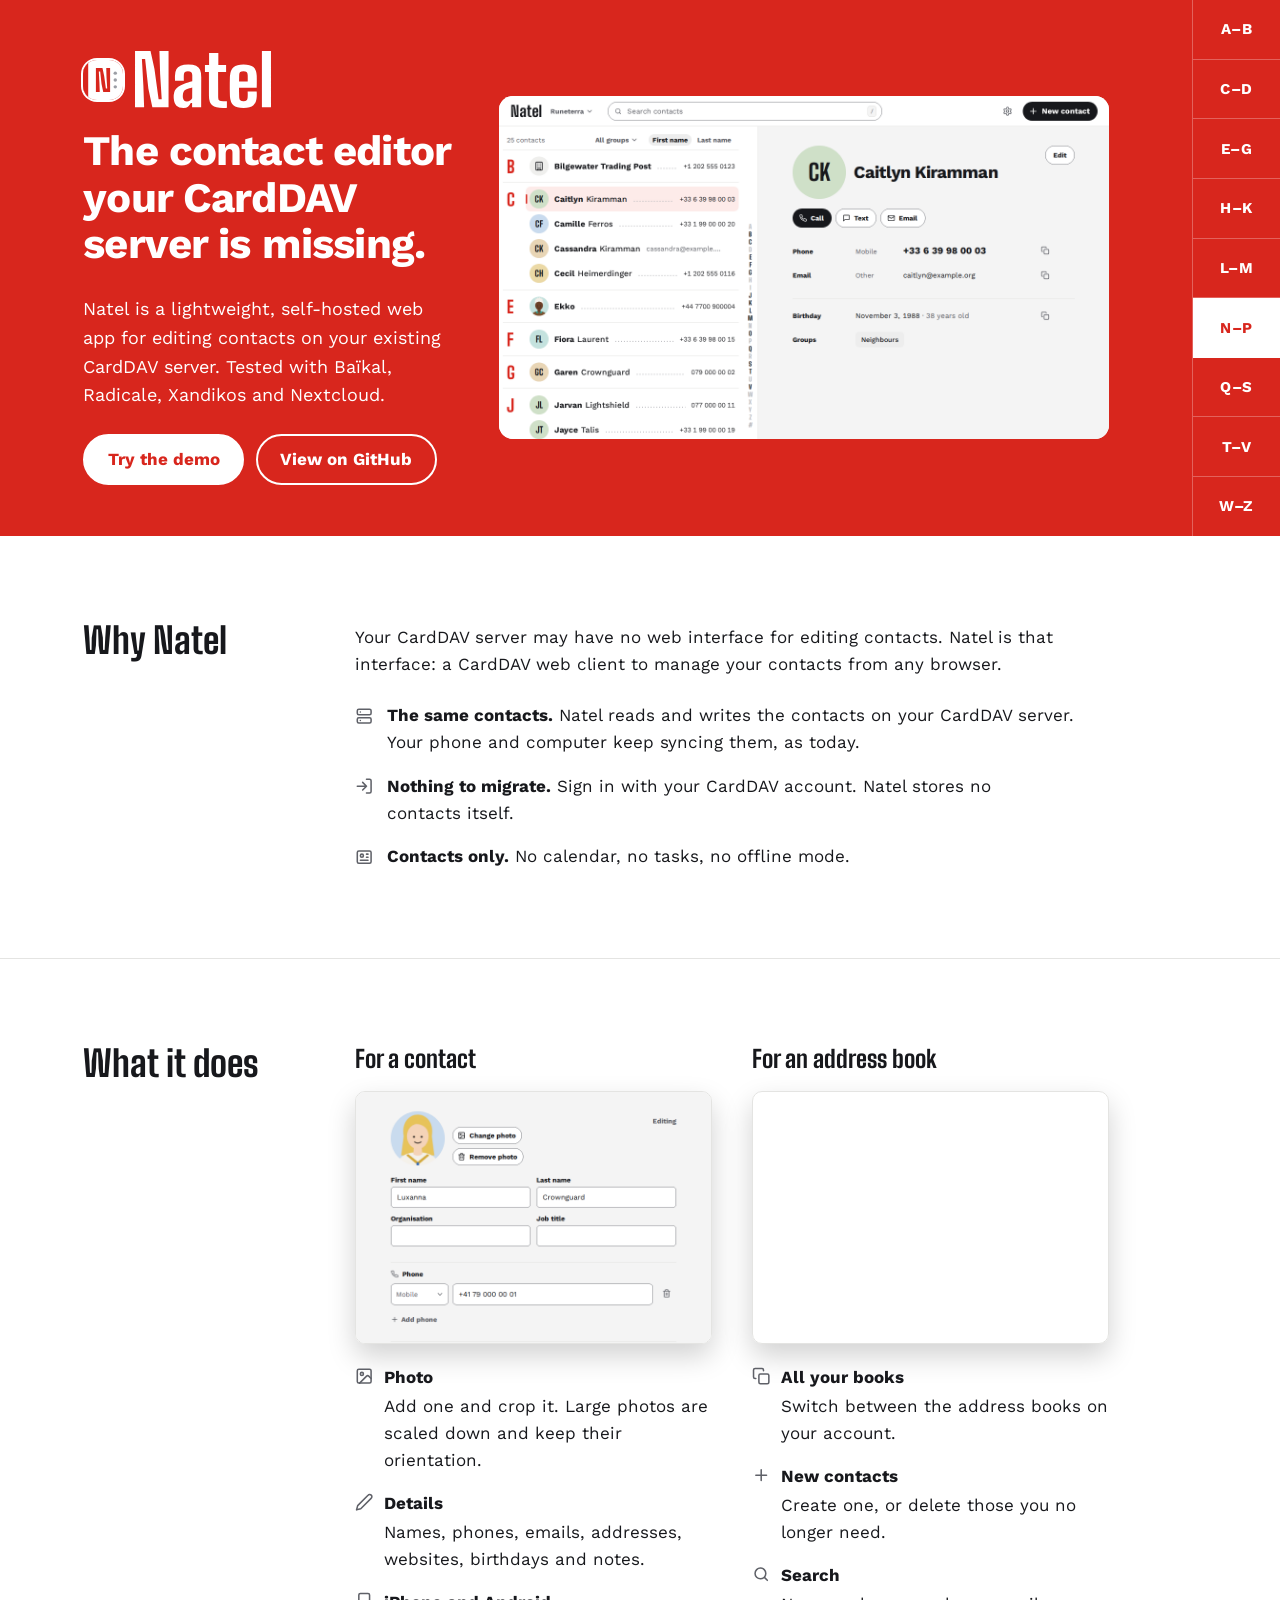
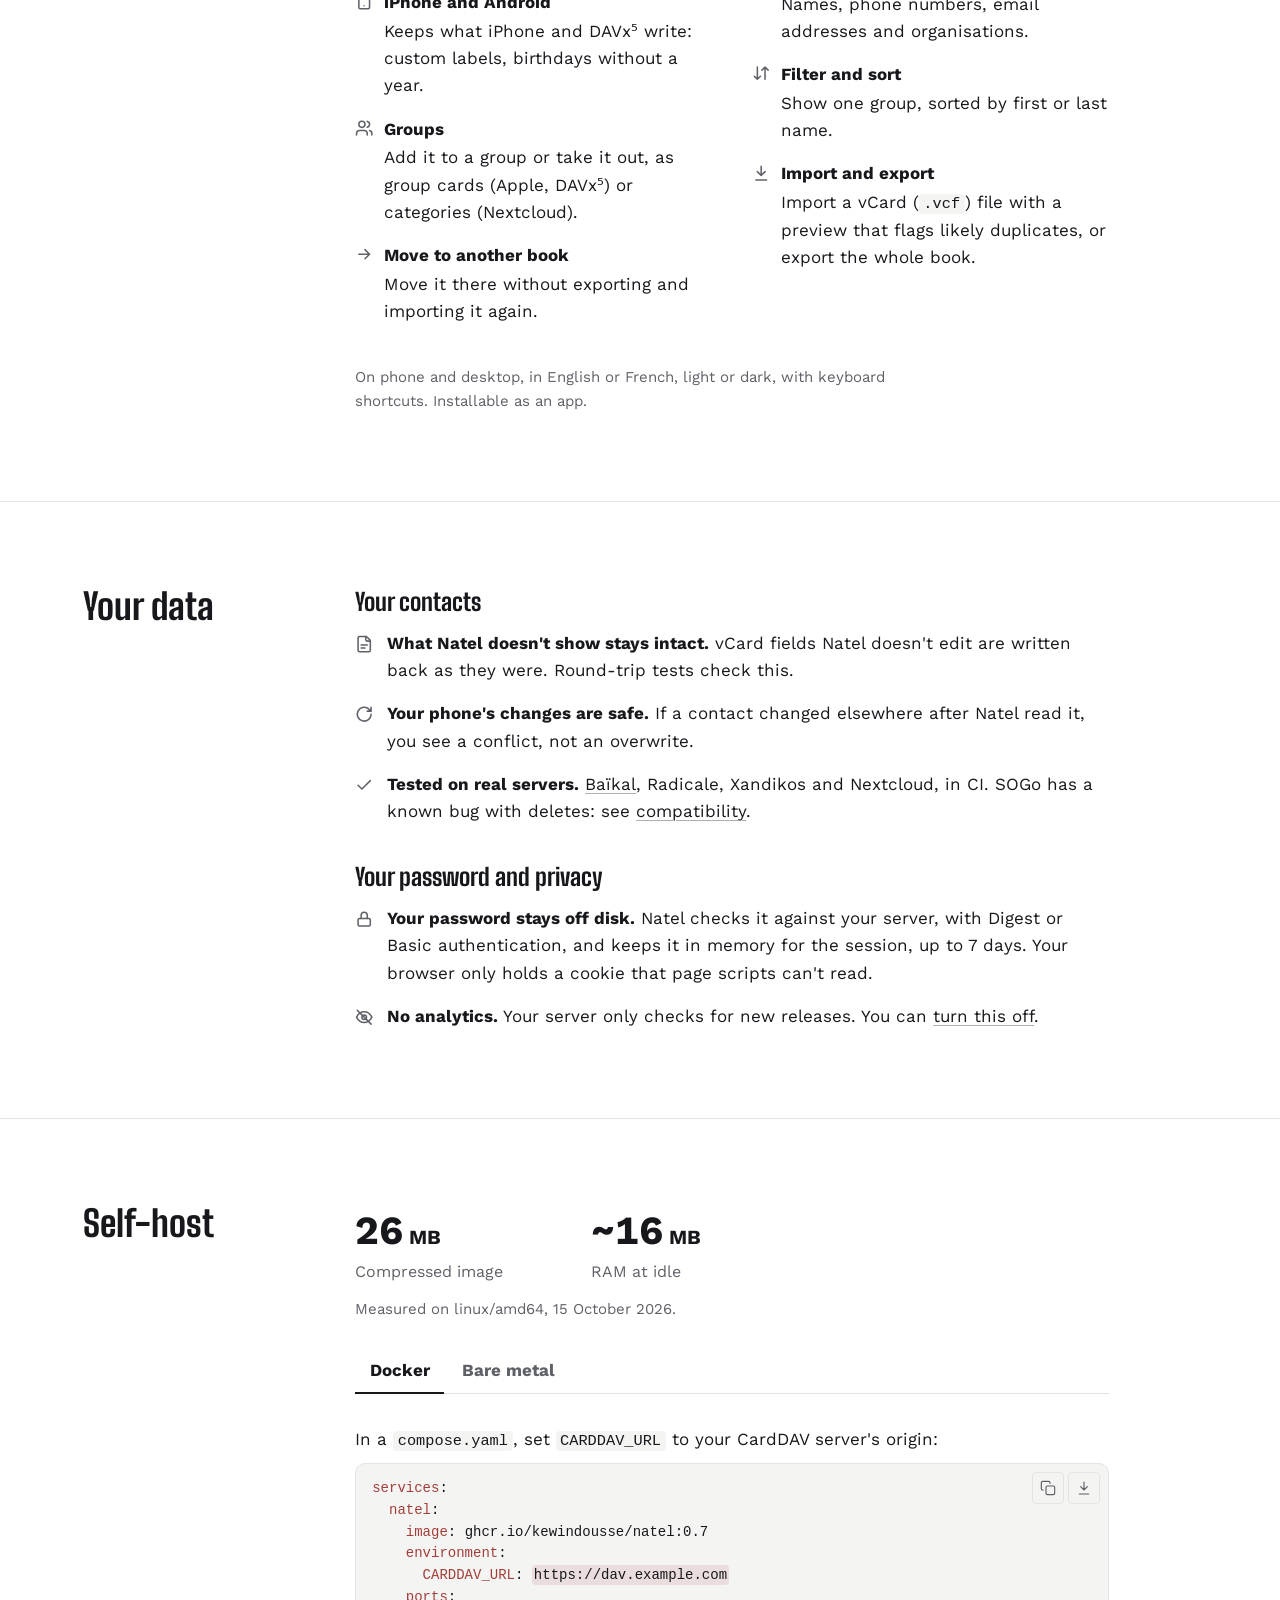
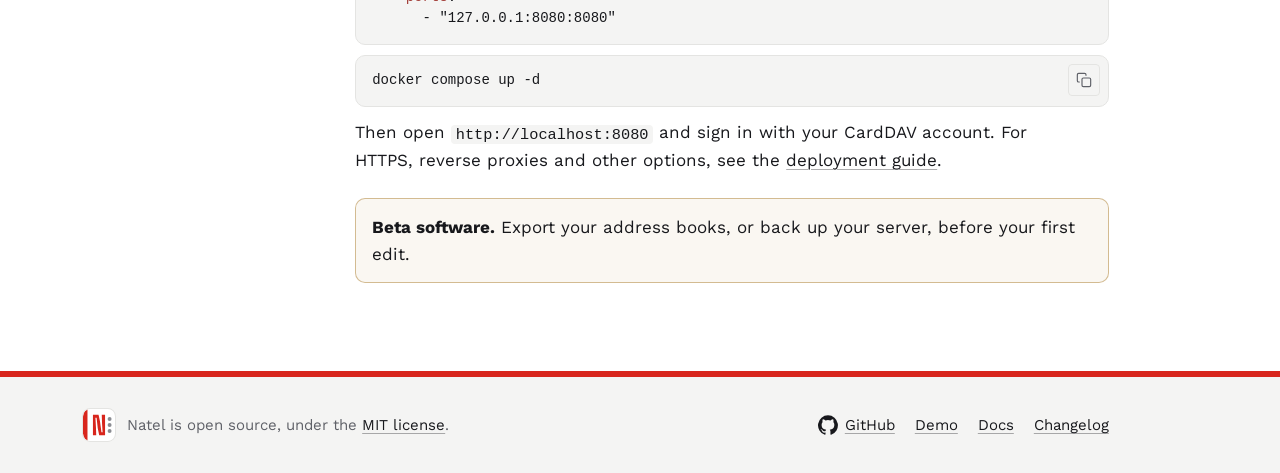
<file: index.html>
<!doctype html>
<html lang="en" prefix="og: https://ogp.me/ns#">
<head>
  <meta charset="utf-8">
  <meta name="viewport" content="width=device-width, initial-scale=1">
  <!-- Search titles identify the product category; the homepage H1 states its value.
       Give additional pages titles and descriptions specific to their topic. -->
  <title>Natel: self-hosted CardDAV web contact editor</title>
  <meta name="description" content="Natel is a lightweight, self-hosted web app for editing contacts on your existing CardDAV server. Tested with Baïkal, Radicale, Xandikos and Nextcloud.">
  <meta http-equiv="Content-Security-Policy" content="default-src 'self'; object-src 'none'; base-uri 'none'; form-action 'none'">
  <meta name="color-scheme" content="light dark">
  <meta name="theme-color" content="#D8261D" media="(prefers-color-scheme: light)">
  <meta name="theme-color" content="#A11F18" media="(prefers-color-scheme: dark)">
  <!-- Each published page needs its own canonical and matching og:url. -->
  <link rel="canonical" href="https://natel.app/">
  <link rel="describedby" href="/llms.txt" type="text/plain">
  <link rel="icon" href="/favicon.ico" sizes="48x48">
  <link rel="icon" href="/favicon.svg" type="image/svg+xml">
  <link rel="apple-touch-icon" href="/apple-touch-icon.png">
  <link rel="preload" href="assets/fonts/work-sans-latin-wght-normal.woff2" as="font" type="font/woff2" crossorigin>
  <!-- A content hash keeps cached styles aligned with this page. -->
  <link rel="stylesheet" href="assets/style.css?v=9414e103942f">
  <script src="assets/tabs.js?v=3e4f7ae360ea" defer></script>

  <!-- Homepage previews use the slogan as the hook and the lead as a factual summary. -->
  <meta property="og:type" content="website">
  <meta property="og:url" content="https://natel.app/">
  <meta property="og:site_name" content="Natel">
  <meta property="og:title" content="Natel: the contact editor your CardDAV server is missing.">
  <meta property="og:description" content="Natel is a lightweight, self-hosted web app for editing contacts on your existing CardDAV server. Tested with Baïkal, Radicale, Xandikos and Nextcloud.">
  <meta property="og:image" content="https://natel.app/assets/img/og-image-en.png">
  <meta property="og:image:type" content="image/png">
  <meta property="og:image:width" content="1200">
  <meta property="og:image:height" content="630">
  <!-- Image alternatives describe the artwork, including the wording it carries. -->
  <meta property="og:image:alt" content="Natel wordmark and the slogan “The contact editor your CardDAV server is missing.” beside a screenshot of the contact list and a contact’s page.">
  <meta name="twitter:card" content="summary_large_image">
  <meta name="twitter:title" content="Natel: the contact editor your CardDAV server is missing.">
  <meta name="twitter:description" content="Natel is a lightweight, self-hosted web app for editing contacts on your existing CardDAV server. Tested with Baïkal, Radicale, Xandikos and Nextcloud.">
  <meta name="twitter:image" content="https://natel.app/assets/img/og-image-en.png">
  <meta name="twitter:image:alt" content="Natel wordmark and the slogan “The contact editor your CardDAV server is missing.” beside a screenshot of the contact list and a contact’s page.">
<!-- Stable IDs connect the English page and website to the bilingual app. -->
<script type="application/ld+json">
{
  "@context": "https://schema.org",
  "@graph": [
    {
      "@type": "WebSite",
      "@id": "https://natel.app/#website",
      "name": "Natel",
      "url": "https://natel.app/",
      "inLanguage": "en",
      "about": { "@id": "https://natel.app/#application" }
    },
    {
      "@type": "WebPage",
      "@id": "https://natel.app/#webpage",
      "url": "https://natel.app/",
      "name": "Natel: self-hosted CardDAV web contact editor",
      "description": "Natel is a lightweight, self-hosted web app for editing contacts on your existing CardDAV server. Tested with Baïkal, Radicale, Xandikos and Nextcloud.",
      "inLanguage": "en",
      "isPartOf": { "@id": "https://natel.app/#website" },
      "mainEntity": { "@id": "https://natel.app/#application" },
      "image": "https://natel.app/assets/img/og-image-en.png"
    },
    {
      "@type": "WebApplication",
      "@id": "https://natel.app/#application",
      "name": "Natel",
      "url": "https://natel.app/",
      "description": "Natel is a lightweight, self-hosted web app for editing contacts on your existing CardDAV server. Tested with Baïkal, Radicale, Xandikos and Nextcloud.",
      "applicationCategory": "UtilitiesApplication",
      "softwareRequirements": "An existing CardDAV server and account.",
      "inLanguage": ["en", "fr"],
      "isAccessibleForFree": true,
      "license": "https://github.com/KewinDousse/natel/blob/main/LICENSE",
      "sameAs": "https://github.com/KewinDousse/natel",
      "image": "https://natel.app/assets/img/natel-mark.svg",
      "screenshot": "https://natel.app/assets/img/desktop-light.webp",
      "mainEntityOfPage": { "@id": "https://natel.app/#webpage" }
    }
  ]
}
</script>
</head>
<body>
  <a class="skip" href="#main">Skip to content</a>

  <header class="hero">
    <div class="wrap">
      <div class="hero-text">
        <div class="brand">
          <img class="mark" src="assets/img/natel-mark.svg" alt="" width="56" height="56">
          <p class="wordmark"><img src="assets/img/natel-wordmark-white.svg" alt="Natel" width="480" height="202"></p>
        </div>
        <!-- The slogan states the value; the lead defines Natel and its tested scope. -->
        <h1 class="headline">The contact editor your CardDAV server is missing.</h1>
        <p class="lede">
          Natel is a lightweight, self-hosted web app for editing contacts on your
          existing CardDAV server. Tested with Baïkal, Radicale, Xandikos and Nextcloud.
        </p>
        <div class="actions">
          <a class="button primary" href="https://demo.natel.app/contacts">Try the demo</a>
          <a class="button secondary" href="https://github.com/KewinDousse/natel">View on GitHub</a>
        </div>
      </div>
      <figure class="shots-figure">
        <div class="composition">
          <div class="window cropped">
            <picture>
              <source type="image/webp" sizes="(min-width: 90rem) 48rem, (min-width: 72rem) 44rem, (min-width: 48rem) calc(100vw - 10rem), 100vw" media="(prefers-color-scheme: dark)" srcset="assets/img/desktop-dark.webp 1280w, assets/img/desktop-dark@2x.webp 2560w">
              <source sizes="(min-width: 90rem) 48rem, (min-width: 72rem) 44rem, (min-width: 48rem) calc(100vw - 10rem), 100vw" media="(prefers-color-scheme: dark)" srcset="assets/img/desktop-dark.png 1280w, assets/img/desktop-dark@2x.png 2560w">
              <source type="image/webp" sizes="(min-width: 90rem) 48rem, (min-width: 72rem) 44rem, (min-width: 48rem) calc(100vw - 10rem), 100vw" srcset="assets/img/desktop-light.webp 1280w, assets/img/desktop-light@2x.webp 2560w">
              <img sizes="(min-width: 90rem) 48rem, (min-width: 72rem) 44rem, (min-width: 48rem) calc(100vw - 10rem), 100vw" fetchpriority="high" src="assets/img/desktop-light.png" srcset="assets/img/desktop-light.png 1280w, assets/img/desktop-light@2x.png 2560w" width="1280" height="900" alt="Natel on a desktop screen: the contact list grouped by letter on the left, with a phone number or email on each row, and Caitlyn Kiramman's page on the right, with Call, Text and Email buttons, her phone, email, birthday and group.">
            </picture>
          </div>
          <div class="phone">
            <picture>
              <source type="image/webp" sizes="(min-width: 90rem) 15rem, 12rem" media="(prefers-color-scheme: dark)" srcset="assets/img/mobile-dark.webp 390w, assets/img/mobile-dark@2x.webp 780w">
              <source sizes="(min-width: 90rem) 15rem, 12rem" media="(prefers-color-scheme: dark)" srcset="assets/img/mobile-dark.png 390w, assets/img/mobile-dark@2x.png 780w">
              <source type="image/webp" sizes="(min-width: 90rem) 15rem, 12rem" srcset="assets/img/mobile-light.webp 390w, assets/img/mobile-light@2x.webp 780w">
              <img sizes="(min-width: 90rem) 15rem, 12rem" loading="lazy" src="assets/img/mobile-light.png" srcset="assets/img/mobile-light.png 390w, assets/img/mobile-light@2x.png 780w" width="390" height="806" alt="The contact list on a phone: contacts grouped under red letters, each with a phone number or email address.">
            </picture>
          </div>
        </div>
      </figure>
    </div>
    <ul class="tabs" aria-hidden="true">
      <li>A–B</li><li>C–D</li><li>E–G</li><li>H–K</li><li>L–M</li><li class="on">N–P</li><li>Q–S</li><li>T–V</li><li>W–Z</li>
    </ul>
  </header>

  <main id="main">

    <section id="why" aria-labelledby="why-title">
      <div class="wrap">
        <h2 id="why-title">Why Natel</h2>
        <div class="section-body">
          <!-- Uses the terms people search for: web interface, CardDAV client. -->
          <p>Your CardDAV server may have no web interface for editing contacts. Natel is that interface: a CardDAV web client to manage your contacts from any browser.</p>
          <ul class="trust">
            <li>
              <svg class="icon" viewBox="0 0 24 24" aria-hidden="true"><rect x="3" y="3" width="18" height="7" rx="2"/><rect x="3" y="14" width="18" height="7" rx="2"/><path d="M7 6.5h.01M7 17.5h.01"/></svg>
              <p><strong>The same contacts.</strong> Natel reads and writes the contacts on your CardDAV server. Your phone and computer keep syncing them, as today.</p>
            </li>
            <li>
              <svg class="icon" viewBox="0 0 24 24" aria-hidden="true"><path d="M15 3h4a2 2 0 0 1 2 2v14a2 2 0 0 1-2 2h-4M10 17l5-5-5-5M15 12H3"/></svg>
              <p><strong>Nothing to migrate.</strong> Sign in with your CardDAV account. Natel stores no contacts itself.</p>
            </li>
            <li>
              <svg class="icon" viewBox="0 0 24 24" aria-hidden="true"><rect x="3" y="4" width="18" height="16" rx="2"/><circle cx="9" cy="10" r="2"/><path d="M15 8h2M15 12h2M7 16h10"/></svg>
              <p><strong>Contacts only.</strong> No calendar, no tasks, no offline mode.</p>
            </li>
          </ul>
        </div>
      </div>
    </section>

    <section id="features" aria-labelledby="features-title">
      <div class="wrap">
        <h2 id="features-title">What it does</h2>
        <div class="section-body">
          <div class="duo">
            <div class="half">
              <h3 class="group">For a contact</h3>
              <figure class="shot">
                <picture>
                  <source type="image/webp" sizes="(min-width: 48rem) 28rem, calc(100vw - 2rem)" media="(prefers-color-scheme: dark)" srcset="assets/img/edit-dark.webp 736w, assets/img/edit-dark@2x.webp 1472w">
                  <source sizes="(min-width: 48rem) 28rem, calc(100vw - 2rem)" media="(prefers-color-scheme: dark)" srcset="assets/img/edit-dark.png 736w, assets/img/edit-dark@2x.png 1472w">
                  <source type="image/webp" sizes="(min-width: 48rem) 28rem, calc(100vw - 2rem)" srcset="assets/img/edit-light.webp 736w, assets/img/edit-light@2x.webp 1472w">
                  <img sizes="(min-width: 48rem) 28rem, calc(100vw - 2rem)" loading="lazy" decoding="async" src="assets/img/edit-light.png" srcset="assets/img/edit-light.png 736w, assets/img/edit-light@2x.png 1472w" width="736" height="520" alt="Luxanna Crownguard's contact form: her photo with Change photo and Remove photo buttons, her first and last name, organisation and job title, and her mobile number with its type menu.">
                </picture>
              </figure>
              <dl class="feats">
                <div><dt><svg class="icon" viewBox="0 0 24 24" aria-hidden="true"><rect x="3" y="3" width="18" height="18" rx="2"/><circle cx="9" cy="9" r="2"/><path d="m21 15-3.09-3.09a2 2 0 0 0-2.82 0L6 21"/></svg>Photo</dt><dd>Add one and crop it. Large photos are scaled down and keep their orientation.</dd></div>
                <div><dt><svg class="icon" viewBox="0 0 24 24" aria-hidden="true"><path d="M17 3a2.85 2.83 0 1 1 4 4L7.5 20.5 2 22l1.5-5.5Z"/></svg>Details</dt><dd>Names, phones, emails, addresses, websites, birthdays and notes.</dd></div>
                <div><dt><svg class="icon" viewBox="0 0 24 24" aria-hidden="true"><rect x="5" y="2" width="14" height="20" rx="2"/><path d="M12 18h.01"/></svg>iPhone and Android</dt><dd>Keeps what iPhone and DAVx⁵ write: custom labels, birthdays without a year.</dd></div>
                <div><dt><svg class="icon" viewBox="0 0 24 24" aria-hidden="true"><path d="M16 21v-2a4 4 0 0 0-4-4H6a4 4 0 0 0-4 4v2"/><circle cx="9" cy="7" r="4"/><path d="M22 21v-2a4 4 0 0 0-3-3.87M16 3.13a4 4 0 0 1 0 7.75"/></svg>Groups</dt><dd>Add it to a group or take it out, as group cards (Apple, DAVx⁵) or categories (Nextcloud).</dd></div>
                <div><dt><svg class="icon" viewBox="0 0 24 24" aria-hidden="true"><path d="M5 12h14m-6-6 6 6-6 6"/></svg>Move to another book</dt><dd>Move it there without exporting and importing it again.</dd></div>
              </dl>
            </div>
            <div class="half">
              <h3 class="group">For an address book</h3>
              <figure class="shot">
                <picture>
                  <source type="image/webp" sizes="(min-width: 48rem) 28rem, calc(100vw - 2rem)" media="(prefers-color-scheme: dark)" srcset="assets/img/groups-dark.webp 736w, assets/img/groups-dark@2x.webp 1472w">
                  <source sizes="(min-width: 48rem) 28rem, calc(100vw - 2rem)" media="(prefers-color-scheme: dark)" srcset="assets/img/groups-dark.png 736w, assets/img/groups-dark@2x.png 1472w">
                  <source type="image/webp" sizes="(min-width: 48rem) 28rem, calc(100vw - 2rem)" srcset="assets/img/groups-light.webp 736w, assets/img/groups-light@2x.webp 1472w">
                  <img sizes="(min-width: 48rem) 28rem, calc(100vw - 2rem)" loading="lazy" decoding="async" src="assets/img/groups-light.png" srcset="assets/img/groups-light.png 736w, assets/img/groups-light@2x.png 1472w" width="736" height="520" alt="The contact list with its group menu open: All groups ticked, then Club, Family, Hextech, Hiking and Neighbours, each with its number of contacts.">
                </picture>
              </figure>
              <dl class="feats">
                <div><dt><svg class="icon" viewBox="0 0 24 24" aria-hidden="true"><rect x="9" y="9" width="13" height="13" rx="2"/><path d="M5 15H4a2 2 0 0 1-2-2V4a2 2 0 0 1 2-2h9a2 2 0 0 1 2 2v1"/></svg>All your books</dt><dd>Switch between the address books on your account.</dd></div>
                <div><dt><svg class="icon" viewBox="0 0 24 24" aria-hidden="true"><path d="M12 5v14M5 12h14"/></svg>New contacts</dt><dd>Create one, or delete those you no longer need.</dd></div>
                <div><dt><svg class="icon" viewBox="0 0 24 24" aria-hidden="true"><circle cx="11" cy="11" r="7"/><path d="m20 20-3.5-3.5"/></svg>Search</dt><dd>Names, phone numbers, email addresses and organisations.</dd></div>
                <div><dt><svg class="icon" viewBox="0 0 24 24" aria-hidden="true"><path d="m3 16 4 4 4-4M7 20V4m14 4-4-4-4 4m4-4v16"/></svg>Filter and sort</dt><dd>Show one group, sorted by first or last name.</dd></div>
                <div><dt><svg class="icon" viewBox="0 0 24 24" aria-hidden="true"><path d="M12 3v12m-5-5 5 5 5-5M5 21h14"/></svg>Import and export</dt><dd>Import a vCard (<code>.vcf</code>) file with a preview that flags likely duplicates, or export the whole book.</dd></div>
              </dl>
            </div>
          </div>
          <p class="note also">On phone and desktop, in English or French, light or dark, with keyboard shortcuts. Installable as an app.</p>
        </div>
      </div>
    </section>

    <section id="data" aria-labelledby="data-title">
      <div class="wrap">
        <h2 id="data-title">Your data</h2>
        <div class="section-body">
          <h3 class="group">Your contacts</h3>
          <ul class="trust">
            <li>
              <svg class="icon" viewBox="0 0 24 24" aria-hidden="true"><path d="M15 2H6a2 2 0 0 0-2 2v16a2 2 0 0 0 2 2h12a2 2 0 0 0 2-2V7Z"/><path d="M14 2v4a2 2 0 0 0 2 2h4M8 13h8M8 17h5"/></svg>
              <p><strong>What Natel doesn't show stays intact.</strong> vCard fields Natel doesn't edit are written back as they were. Round-trip tests check this.</p>
            </li>
            <li>
              <svg class="icon" viewBox="0 0 24 24" aria-hidden="true"><path d="M21 12a9 9 0 1 1-2.64-6.36L21 8M21 3v5h-5"/></svg>
              <p><strong>Your phone's changes are safe.</strong> If a contact changed elsewhere after Natel read it, you see a conflict, not an overwrite.</p>
            </li>
            <li>
              <svg class="icon" viewBox="0 0 24 24" aria-hidden="true"><path d="M20 6 9 17l-5-5"/></svg>
              <p><strong>Tested on real servers.</strong> <a href="/baikal/">Baïkal</a>, Radicale, Xandikos and Nextcloud, in CI. SOGo has a known bug with deletes: see <a href="https://github.com/KewinDousse/natel/blob/main/docs/compatibility.md">compatibility</a>.</p>
            </li>
          </ul>
          <h3 class="group">Your password and privacy</h3>
          <ul class="trust">
            <li>
              <svg class="icon" viewBox="0 0 24 24" aria-hidden="true"><rect x="4" y="11" width="16" height="10" rx="2"/><path d="M8 11V7a4 4 0 0 1 8 0v4"/></svg>
              <p><strong>Your password stays off disk.</strong> Natel checks it against your server, with Digest or Basic authentication, and keeps it in memory for the session, up to 7 days. Your browser only holds a cookie that page scripts can't read.</p>
            </li>
            <li>
              <svg class="icon" viewBox="0 0 24 24" aria-hidden="true"><path d="M2 12s3.5-7 10-7 10 7 10 7-3.5 7-10 7S2 12 2 12z"/><circle cx="12" cy="12" r="3"/><path d="m3 3 18 18"/></svg>
              <p><strong>No analytics.</strong> Your server only checks for new releases. You can <a href="https://github.com/KewinDousse/natel/blob/main/docs/deployment.md#update-checks">turn this off</a>.</p>
            </li>
          </ul>
        </div>
      </div>
    </section>

    <section id="run" aria-labelledby="run-title">
      <div class="wrap">
        <h2 id="run-title">Self-host</h2>
        <div class="section-body">
          <ul class="stats">
            <li>
              <strong>26<span class="stat-unit">&nbsp;MB</span></strong>
              <span class="stat-label">Compressed image</span>
            </li>
            <li>
              <strong>~16<span class="stat-unit">&nbsp;MB</span></strong>
              <span class="stat-label">RAM at idle</span>
            </li>
          </ul>
          <p class="note">Measured on linux/amd64, 15 October 2026.</p>

          <div class="install" data-tabs>
            <div class="tablist" data-tablist hidden></div>

            <div class="panel" id="docker" data-panel>
              <h3 class="panel-title">Docker</h3>
              <p id="carddav-url-hint">In a <code>compose.yaml</code>, set <code>CARDDAV_URL</code> to your CardDAV server's origin:</p>
              <div class="code-example" data-code-example data-filename="compose.yaml">
                <div class="code-actions" data-code-actions hidden>
                  <button class="code-action" type="button" data-copy-code aria-label="Copy compose.yaml" title="Copy compose.yaml">
                    <svg class="code-icon code-icon-copy" viewBox="0 0 24 24" aria-hidden="true"><rect x="9" y="9" width="13" height="13" rx="2"/><path d="M5 15H4a2 2 0 0 1-2-2V4a2 2 0 0 1 2-2h9a2 2 0 0 1 2 2v1"/></svg>
                    <svg class="code-icon code-icon-success" viewBox="0 0 24 24" aria-hidden="true"><path d="m5 12 4 4L19 6"/></svg>
                    <svg class="code-icon code-icon-error" viewBox="0 0 24 24" aria-hidden="true"><path d="m6 6 12 12M6 18 18 6"/></svg>
                  </button>
                  <button class="code-action" type="button" data-download-code aria-label="Download compose.yaml" title="Download compose.yaml">
                    <svg class="code-icon" viewBox="0 0 24 24" aria-hidden="true"><path d="M12 3v12m-5-5 5 5 5-5M5 21h14"/></svg>
                  </button>
                </div>
                <span class="visually-hidden" role="status" data-code-status></span>
<pre tabindex="0" aria-label="compose.yaml" aria-describedby="carddav-url-hint"><code><span class="yaml-key">services</span>:
  <span class="yaml-key">natel</span>:
    <span class="yaml-key">image</span>: <span class="yaml-string">ghcr.io/kewindousse/natel:0.7</span>
    <span class="yaml-key">environment</span>:
      <span class="yaml-key">CARDDAV_URL</span>: <mark class="code-placeholder">https://dav.example.com</mark>
    <span class="yaml-key">ports</span>:
      - <span class="yaml-string">"127.0.0.1:8080:8080"</span></code></pre>
              </div>
<div class="code-example" data-code-example>
                <div class="code-actions" data-code-actions hidden>
                  <button class="code-action" type="button" data-copy-code aria-label="Copy command" title="Copy command">
                    <svg class="code-icon code-icon-copy" viewBox="0 0 24 24" aria-hidden="true"><rect x="9" y="9" width="13" height="13" rx="2"/><path d="M5 15H4a2 2 0 0 1-2-2V4a2 2 0 0 1 2-2h9a2 2 0 0 1 2 2v1"/></svg>
                    <svg class="code-icon code-icon-success" viewBox="0 0 24 24" aria-hidden="true"><path d="m5 12 4 4L19 6"/></svg>
                    <svg class="code-icon code-icon-error" viewBox="0 0 24 24" aria-hidden="true"><path d="m6 6 12 12M6 18 18 6"/></svg>
                  </button>
                </div>
                <span class="visually-hidden" role="status" data-code-status></span>
<pre><code>docker compose up -d</code></pre>
              </div>
              <p>Then open <code>http://localhost:8080</code> and sign in with your CardDAV account. For HTTPS, reverse proxies and other options, see the <a href="https://github.com/KewinDousse/natel/blob/main/docs/deployment.md">deployment guide</a>.</p>
            </div>

            <div class="panel" id="bare-metal" data-panel>
              <h3 class="panel-title">Bare metal</h3>
              <p>
                You need
                <span class="technology"
                  ><img
                    src="assets/img/nodejs.svg"
                    alt=""
                    width="20"
                    height="22"
                  />Node 24</span
                >
                with pnpm,
                <span class="technology"
                  ><img
                    class="go-logo"
                    src="assets/img/go.svg"
                    alt=""
                    width="28"
                    height="11"
                  />Go 1.27</span
                >
                and
                <span class="technology"
                  ><img
                    src="assets/img/caddy.png"
                    alt=""
                    width="20"
                    height="20"
                  />Caddy 2.11.7</span
                >
                or later.
              </p>
              <ol class="plain-steps">
                <li>Check out a release tag, then run <code>pnpm build</code> for the app and <code>go build</code> for <code>natel-session</code>.</li>
                <li>Copy <code>dist/</code> into a folder of its own, never the repository, with the Caddyfile and <code>natel-session</code>.</li>
                <li>Run Caddy under <code>natel-session</code> in its systemd service, with <code>CARDDAV_URL</code> set, then restart Caddy.</li>
              </ol>
              <p>Every command and setting: <a href="https://github.com/KewinDousse/natel/blob/main/docs/bare-metal.md">running without Docker</a>.</p>
            </div>
          </div>

          <p class="callout"><strong>Beta software.</strong> Export your address books, or back up your server, before your first edit.</p>
        </div>
      </div>
    </section>
  </main>

  <footer>
    <div class="wrap">
      <div class="brandline">
        <img src="assets/img/natel-mark-small.svg" alt="" width="32" height="32">
        <p>Natel is open source, under the <a href="https://github.com/KewinDousse/natel/blob/main/LICENSE">MIT license</a>.</p>
      </div>
      <nav aria-label="Project">
        <ul>
          <li><a class="repo-link" href="https://github.com/KewinDousse/natel"><svg viewBox="0 0 24 24" width="20" height="20" aria-hidden="true"><path d="M12 .3a12 12 0 0 0-3.8 23.38c.6.12.83-.26.83-.57L9 21.07c-3.34.72-4.04-1.61-4.04-1.61-.55-1.39-1.34-1.76-1.34-1.76-1.08-.74.09-.73.09-.73 1.2.09 1.83 1.24 1.83 1.24 1.08 1.83 2.81 1.3 3.5 1 .1-.78.42-1.31.76-1.61-2.67-.3-5.47-1.33-5.47-5.93 0-1.31.47-2.38 1.24-3.22-.14-.3-.54-1.52.1-3.18 0 0 1-.32 3.3 1.23a11.5 11.5 0 0 1 6 0c2.28-1.55 3.29-1.23 3.29-1.23.64 1.66.24 2.88.12 3.18a4.65 4.65 0 0 1 1.23 3.22c0 4.61-2.8 5.63-5.48 5.92.42.36.81 1.1.81 2.22l-.01 3.29c0 .31.2.69.82.57A12 12 0 0 0 12 .3Z"/></svg>GitHub</a></li>
          <li><a href="https://demo.natel.app/contacts">Demo</a></li>
          <li><a href="https://github.com/KewinDousse/natel/tree/main/docs">Docs</a></li>
          <li><a href="https://github.com/KewinDousse/natel/blob/main/CHANGELOG.md">Changelog</a></li>
        </ul>
      </nav>
    </div>
  </footer>
</body>
</html>
</file>
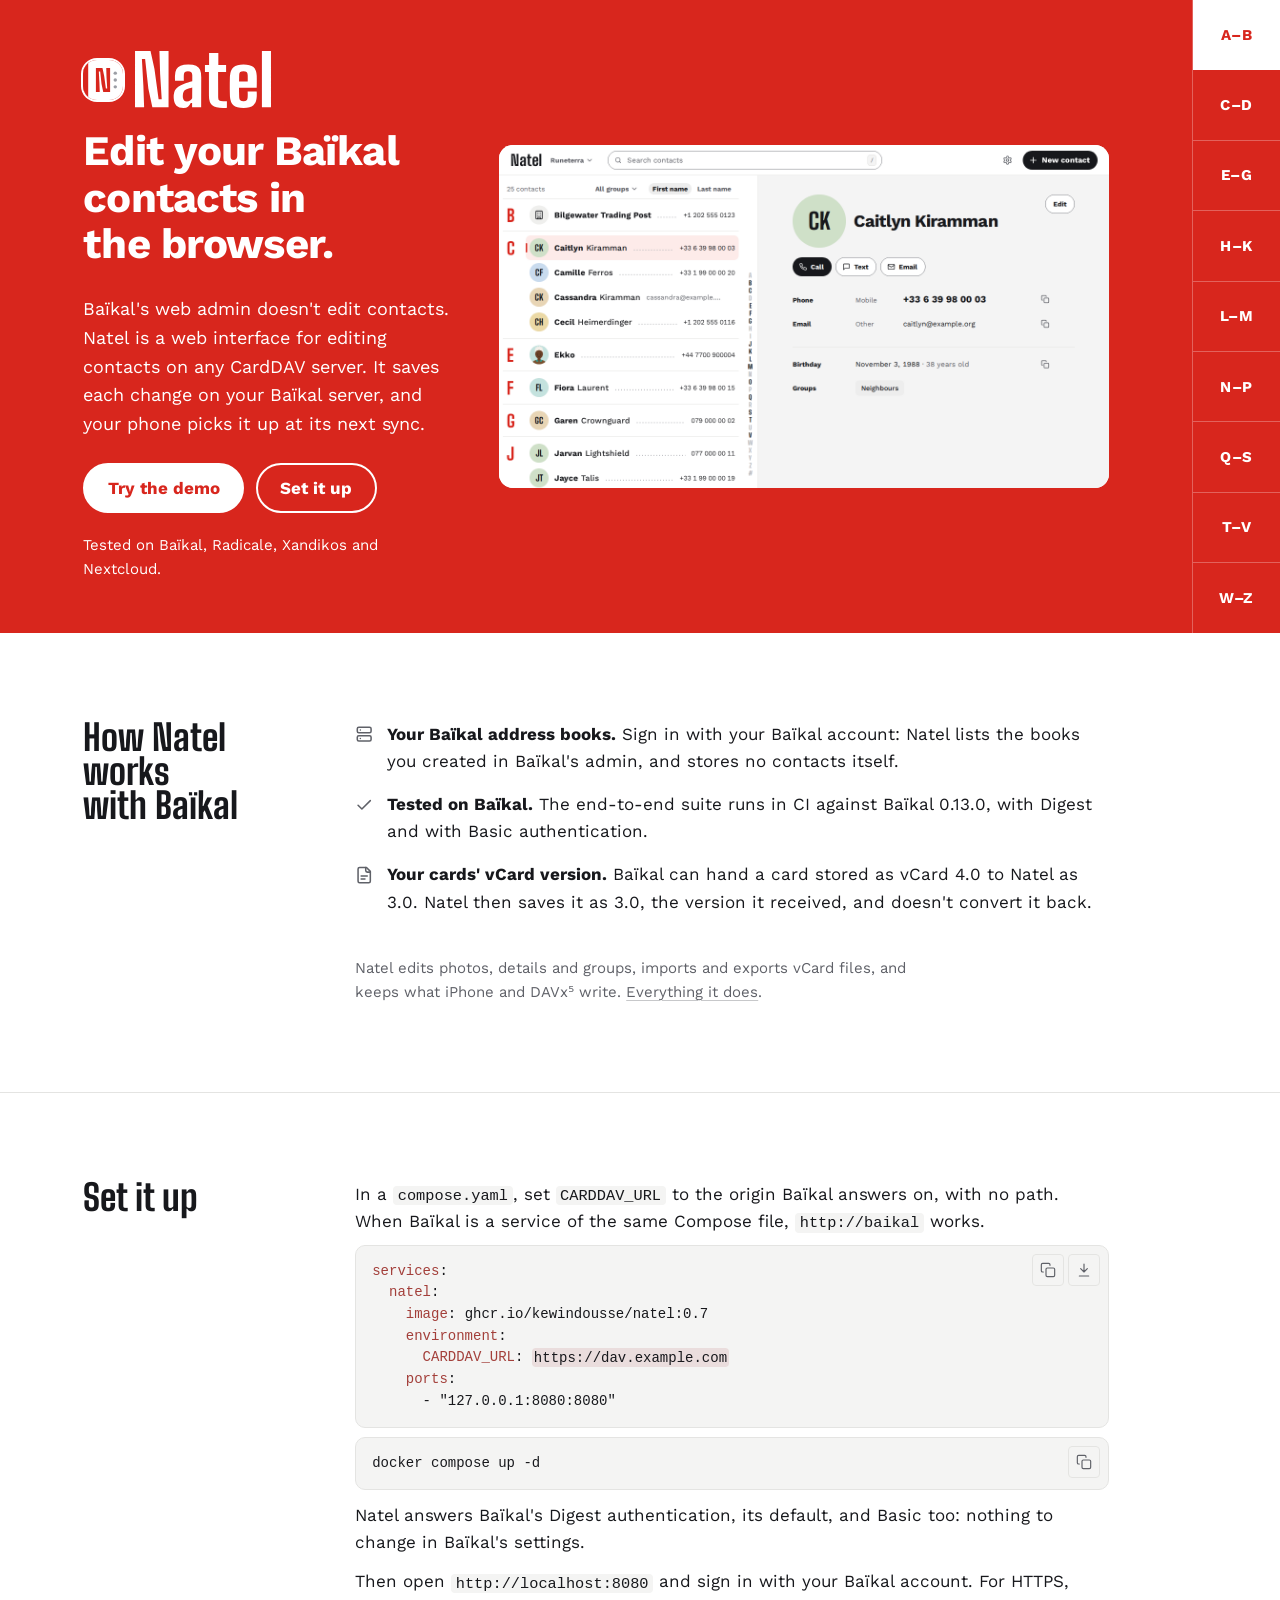
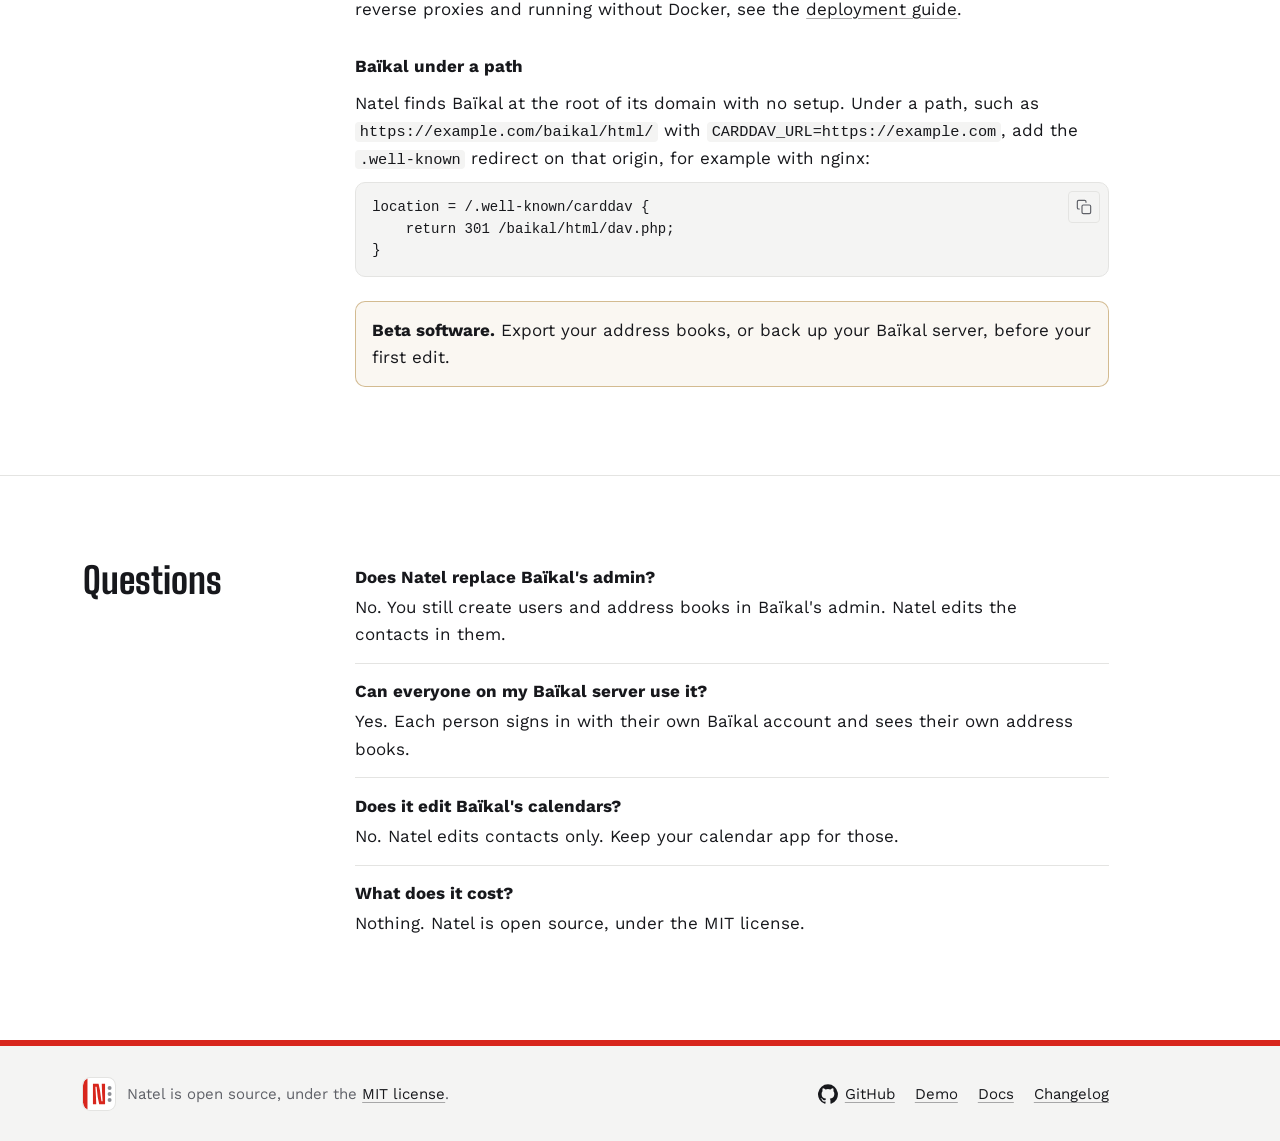
<file: baikal/index.html>
<!doctype html>
<html lang="en" prefix="og: https://ogp.me/ns#">
<head>
  <meta charset="utf-8">
  <meta name="viewport" content="width=device-width, initial-scale=1">
  <title>Edit Baïkal contacts in the browser · Natel</title>
  <meta name="description" content="Baïkal's web admin doesn't edit contacts. Natel, a self-hosted contact editor for any CardDAV server, edits them in the browser.">
  <meta http-equiv="Content-Security-Policy" content="default-src 'self'; object-src 'none'; base-uri 'none'; form-action 'none'">
  <meta name="color-scheme" content="light dark">
  <meta name="theme-color" content="#D8261D" media="(prefers-color-scheme: light)">
  <meta name="theme-color" content="#A11F18" media="(prefers-color-scheme: dark)">
  <link rel="canonical" href="https://natel.app/baikal/">
  <link rel="icon" href="/favicon.ico" sizes="48x48">
  <link rel="icon" href="/favicon.svg" type="image/svg+xml">
  <link rel="apple-touch-icon" href="/apple-touch-icon.png">
  <link rel="preload" href="/assets/fonts/work-sans-latin-wght-normal.woff2" as="font" type="font/woff2" crossorigin>
  <link rel="stylesheet" href="/assets/style.css?v=9414e103942f">
  <script src="/assets/tabs.js?v=3e4f7ae360ea" defer></script>
  <meta property="og:type" content="website">
  <meta property="og:url" content="https://natel.app/baikal/">
  <meta property="og:site_name" content="Natel">
  <meta property="og:title" content="Edit your Baïkal contacts in the browser.">
  <meta property="og:description" content="Baïkal's web admin doesn't edit contacts. Natel, a self-hosted contact editor for any CardDAV server, edits them in the browser.">
  <meta property="og:image" content="https://natel.app/assets/img/og-image-en.png">
  <meta property="og:image:width" content="1200">
  <meta property="og:image:height" content="630">
  <meta property="og:image:alt" content="Natel wordmark and the slogan “The contact editor your CardDAV server is missing.” beside a screenshot of the contact list and a contact’s page.">
  <meta name="twitter:card" content="summary_large_image">
<script type="application/ld+json">
{
  "@context": "https://schema.org",
  "@type": "WebPage",
  "@id": "https://natel.app/baikal/#webpage",
  "url": "https://natel.app/baikal/",
  "name": "Edit Baïkal contacts in the browser · Natel",
  "description": "Baïkal's web admin doesn't edit contacts. Natel, a self-hosted contact editor for any CardDAV server, edits them in the browser.",
  "inLanguage": "en",
  "isPartOf": {
    "@id": "https://natel.app/#website"
  },
  "about": {
    "@id": "https://natel.app/#application"
  }
}
</script>
</head>
<body>
  <a class="skip" href="#main">Skip to content</a>

  <header class="hero">
    <div class="wrap">
      <div class="hero-text">
        <a class="brand" href="/">
          <img class="mark" src="/assets/img/natel-mark.svg" alt="" width="56" height="56">
          <p class="wordmark"><img src="/assets/img/natel-wordmark-white.svg" alt="Natel" width="480" height="202"></p>
        </a>
        <h1 class="headline">Edit your Baïkal contacts in the browser.</h1>
        <p class="lede">Baïkal's web admin doesn't edit contacts. Natel is a web interface for editing contacts on any CardDAV server. It saves each change on your Baïkal server, and your phone picks it up at its next sync.</p>
        <div class="actions">
          <a class="button primary" href="https://demo.natel.app/contacts">Try the demo</a>
          <a class="button secondary" href="#run">Set it up</a>
        </div>
        <p class="tested">Tested on Baïkal, Radicale, Xandikos and Nextcloud.</p>
      </div>
      <figure class="shots-figure">
        <div class="composition">
          <div class="window cropped">
            <picture>
              <source type="image/webp" sizes="(min-width: 90rem) 48rem, (min-width: 72rem) 44rem, (min-width: 48rem) calc(100vw - 10rem), 100vw" media="(prefers-color-scheme: dark)" srcset="/assets/img/desktop-dark.webp 1280w, /assets/img/desktop-dark@2x.webp 2560w">
              <source sizes="(min-width: 90rem) 48rem, (min-width: 72rem) 44rem, (min-width: 48rem) calc(100vw - 10rem), 100vw" media="(prefers-color-scheme: dark)" srcset="/assets/img/desktop-dark.png 1280w, /assets/img/desktop-dark@2x.png 2560w">
              <source type="image/webp" sizes="(min-width: 90rem) 48rem, (min-width: 72rem) 44rem, (min-width: 48rem) calc(100vw - 10rem), 100vw" srcset="/assets/img/desktop-light.webp 1280w, /assets/img/desktop-light@2x.webp 2560w">
              <img sizes="(min-width: 90rem) 48rem, (min-width: 72rem) 44rem, (min-width: 48rem) calc(100vw - 10rem), 100vw" fetchpriority="high" src="/assets/img/desktop-light.png" srcset="/assets/img/desktop-light.png 1280w, /assets/img/desktop-light@2x.png 2560w" width="1280" height="900" alt="Natel on a desktop screen: the contact list grouped by letter on the left, with a phone number or email on each row, and Caitlyn Kiramman's page on the right, with Call, Text and Email buttons, her phone, email, birthday and group.">
            </picture>
          </div>
          <div class="phone">
            <picture>
              <source type="image/webp" sizes="(min-width: 90rem) 15rem, 12rem" media="(prefers-color-scheme: dark)" srcset="/assets/img/mobile-dark.webp 390w, /assets/img/mobile-dark@2x.webp 780w">
              <source sizes="(min-width: 90rem) 15rem, 12rem" media="(prefers-color-scheme: dark)" srcset="/assets/img/mobile-dark.png 390w, /assets/img/mobile-dark@2x.png 780w">
              <source type="image/webp" sizes="(min-width: 90rem) 15rem, 12rem" srcset="/assets/img/mobile-light.webp 390w, /assets/img/mobile-light@2x.webp 780w">
              <img sizes="(min-width: 90rem) 15rem, 12rem" loading="lazy" src="/assets/img/mobile-light.png" srcset="/assets/img/mobile-light.png 390w, /assets/img/mobile-light@2x.png 780w" width="390" height="806" alt="The contact list on a phone: contacts grouped under red letters, each with a phone number or email address.">
            </picture>
          </div>
        </div>
      </figure>
    </div>
    <ul class="tabs" aria-hidden="true">
      <li class="on">A–B</li><li>C–D</li><li>E–G</li><li>H–K</li><li>L–M</li><li>N–P</li><li>Q–S</li><li>T–V</li><li>W–Z</li>
    </ul>
  </header>
  <main id="main">
    <section id="why" aria-labelledby="why-title">
      <div class="wrap">
        <h2 id="why-title">How Natel works with Baïkal</h2>
        <div class="section-body">
          <ul class="trust">
            <li>
              <svg class="icon" viewBox="0 0 24 24" aria-hidden="true"><rect x="3" y="3" width="18" height="7" rx="2"/><rect x="3" y="14" width="18" height="7" rx="2"/><path d="M7 6.5h.01M7 17.5h.01"/></svg>
              <p><strong>Your Baïkal address books.</strong> Sign in with your Baïkal account: Natel lists the books you created in Baïkal's admin, and stores no contacts itself.</p>
            </li>
            <li>
              <svg class="icon" viewBox="0 0 24 24" aria-hidden="true"><path d="M20 6 9 17l-5-5"/></svg>
              <p><strong>Tested on Baïkal.</strong> The end-to-end suite runs in CI against Baïkal 0.13.0, with Digest and with Basic authentication.</p>
            </li>
            <li>
              <svg class="icon" viewBox="0 0 24 24" aria-hidden="true"><path d="M15 2H6a2 2 0 0 0-2 2v16a2 2 0 0 0 2 2h12a2 2 0 0 0 2-2V7Z"/><path d="M14 2v4a2 2 0 0 0 2 2h4M8 13h8M8 17h5"/></svg>
              <p><strong>Your cards' vCard version.</strong> Baïkal can hand a card stored as vCard 4.0 to Natel as 3.0. Natel then saves it as 3.0, the version it received, and doesn't convert it back.</p>
            </li>
          </ul>
          <p class="note also">Natel edits photos, details and groups, imports and exports vCard files, and keeps what iPhone and DAVx⁵ write. <a href="/#features">Everything it does</a>.</p>
        </div>
      </div>
    </section>
    <section id="run" aria-labelledby="run-title">
      <div class="wrap">
        <h2 id="run-title">Set it up</h2>
        <div class="section-body">
          <div class="panel">
              <p id="carddav-url-hint">In a <code>compose.yaml</code>, set <code>CARDDAV_URL</code> to the origin Baïkal answers on, with no path. When Baïkal is a service of the same Compose file, <code>http://baikal</code> works.</p>
              <div class="code-example" data-code-example data-filename="compose.yaml">
                <div class="code-actions" data-code-actions hidden>
                  <button class="code-action" type="button" data-copy-code aria-label="Copy compose.yaml" title="Copy compose.yaml">
                    <svg class="code-icon code-icon-copy" viewBox="0 0 24 24" aria-hidden="true"><rect x="9" y="9" width="13" height="13" rx="2"/><path d="M5 15H4a2 2 0 0 1-2-2V4a2 2 0 0 1 2-2h9a2 2 0 0 1 2 2v1"/></svg>
                    <svg class="code-icon code-icon-success" viewBox="0 0 24 24" aria-hidden="true"><path d="m5 12 4 4L19 6"/></svg>
                    <svg class="code-icon code-icon-error" viewBox="0 0 24 24" aria-hidden="true"><path d="m6 6 12 12M6 18 18 6"/></svg>
                  </button>
                  <button class="code-action" type="button" data-download-code aria-label="Download compose.yaml" title="Download compose.yaml">
                    <svg class="code-icon" viewBox="0 0 24 24" aria-hidden="true"><path d="M12 3v12m-5-5 5 5 5-5M5 21h14"/></svg>
                  </button>
                </div>
                <span class="visually-hidden" role="status" data-code-status></span>
<pre tabindex="0" aria-label="compose.yaml" aria-describedby="carddav-url-hint"><code><span class="yaml-key">services</span>:
  <span class="yaml-key">natel</span>:
    <span class="yaml-key">image</span>: <span class="yaml-string">ghcr.io/kewindousse/natel:0.7</span>
    <span class="yaml-key">environment</span>:
      <span class="yaml-key">CARDDAV_URL</span>: <mark class="code-placeholder">https://dav.example.com</mark>
    <span class="yaml-key">ports</span>:
      - <span class="yaml-string">"127.0.0.1:8080:8080"</span></code></pre>
              </div>
              <div class="code-example" data-code-example>
                <div class="code-actions" data-code-actions hidden>
                  <button class="code-action" type="button" data-copy-code aria-label="Copy command" title="Copy command">
                    <svg class="code-icon code-icon-copy" viewBox="0 0 24 24" aria-hidden="true"><rect x="9" y="9" width="13" height="13" rx="2"/><path d="M5 15H4a2 2 0 0 1-2-2V4a2 2 0 0 1 2-2h9a2 2 0 0 1 2 2v1"/></svg>
                    <svg class="code-icon code-icon-success" viewBox="0 0 24 24" aria-hidden="true"><path d="m5 12 4 4L19 6"/></svg>
                    <svg class="code-icon code-icon-error" viewBox="0 0 24 24" aria-hidden="true"><path d="m6 6 12 12M6 18 18 6"/></svg>
                  </button>
                </div>
                <span class="visually-hidden" role="status" data-code-status></span>
<pre tabindex="0" aria-label="command"><code>docker compose up -d</code></pre>
              </div>
              <p>Natel answers Baïkal's Digest authentication, its default, and Basic too: nothing to change in Baïkal's settings.</p>
              <p>Then open <code>http://localhost:8080</code> and sign in with your Baïkal account. For HTTPS, reverse proxies and running without Docker, see the <a href="https://github.com/KewinDousse/natel/blob/main/docs/deployment.md">deployment guide</a>.</p>
          </div>
          <div class="panel">
              <h3 class="panel-title">Baïkal under a path</h3>
              <p>Natel finds Baïkal at the root of its domain with no setup. Under a path, such as <code>https://example.com/baikal/html/</code> with <code>CARDDAV_URL=https://example.com</code>, add the <code>.well-known</code> redirect on that origin, for example with nginx:</p>
              <div class="code-example" data-code-example>
                <div class="code-actions" data-code-actions hidden>
                  <button class="code-action" type="button" data-copy-code aria-label="Copy nginx redirect" title="Copy nginx redirect">
                    <svg class="code-icon code-icon-copy" viewBox="0 0 24 24" aria-hidden="true"><rect x="9" y="9" width="13" height="13" rx="2"/><path d="M5 15H4a2 2 0 0 1-2-2V4a2 2 0 0 1 2-2h9a2 2 0 0 1 2 2v1"/></svg>
                    <svg class="code-icon code-icon-success" viewBox="0 0 24 24" aria-hidden="true"><path d="m5 12 4 4L19 6"/></svg>
                    <svg class="code-icon code-icon-error" viewBox="0 0 24 24" aria-hidden="true"><path d="m6 6 12 12M6 18 18 6"/></svg>
                  </button>
                </div>
                <span class="visually-hidden" role="status" data-code-status></span>
<pre tabindex="0" aria-label="nginx redirect"><code>location = /.well-known/carddav {
    return 301 /baikal/html/dav.php;
}</code></pre>
              </div>
          </div>
          <p class="callout"><strong>Beta software.</strong> Export your address books, or back up your Baïkal server, before your first edit.</p>
        </div>
      </div>
    </section>
    <section id="faq" aria-labelledby="faq-title">
      <div class="wrap">
        <h2 id="faq-title">Questions</h2>
        <div class="section-body">
          <dl class="faq">
            <div><dt>Does Natel replace Baïkal's admin?</dt><dd>No. You still create users and address books in Baïkal's admin. Natel edits the contacts in them.</dd></div>
            <div><dt>Can everyone on my Baïkal server use it?</dt><dd>Yes. Each person signs in with their own Baïkal account and sees their own address books.</dd></div>
            <div><dt>Does it edit Baïkal's calendars?</dt><dd>No. Natel edits contacts only. Keep your calendar app for those.</dd></div>
            <div><dt>What does it cost?</dt><dd>Nothing. Natel is open source, under the MIT license.</dd></div>
          </dl>
        </div>
      </div>
    </section>
  </main>
  <footer>
    <div class="wrap">
      <div class="brandline">
        <img src="/assets/img/natel-mark-small.svg" alt="" width="32" height="32">
        <p>Natel is open source, under the <a href="https://github.com/KewinDousse/natel/blob/main/LICENSE">MIT license</a>.</p>
      </div>
      <nav aria-label="Project">
        <ul>
          <li><a class="repo-link" href="https://github.com/KewinDousse/natel"><svg viewBox="0 0 24 24" width="20" height="20" aria-hidden="true"><path d="M12 .3a12 12 0 0 0-3.8 23.38c.6.12.83-.26.83-.57L9 21.07c-3.34.72-4.04-1.61-4.04-1.61-.55-1.39-1.34-1.76-1.34-1.76-1.08-.74.09-.73.09-.73 1.2.09 1.83 1.24 1.83 1.24 1.08 1.83 2.81 1.3 3.5 1 .1-.78.42-1.31.76-1.61-2.67-.3-5.47-1.33-5.47-5.93 0-1.31.47-2.38 1.24-3.22-.14-.3-.54-1.52.1-3.18 0 0 1-.32 3.3 1.23a11.5 11.5 0 0 1 6 0c2.28-1.55 3.29-1.23 3.29-1.23.64 1.66.24 2.88.12 3.18a4.65 4.65 0 0 1 1.23 3.22c0 4.61-2.8 5.63-5.48 5.92.42.36.81 1.1.81 2.22l-.01 3.29c0 .31.2.69.82.57A12 12 0 0 0 12 .3Z"/></svg>GitHub</a></li>
          <li><a href="https://demo.natel.app/contacts">Demo</a></li>
          <li><a href="https://github.com/KewinDousse/natel/tree/main/docs">Docs</a></li>
          <li><a href="https://github.com/KewinDousse/natel/blob/main/CHANGELOG.md">Changelog</a></li>
        </ul>
      </nav>
    </div>
  </footer>
</body>
</html>
</file>
<file: assets/style.css>
/* Layout: a red index-card hero like the app's sign-in panel, with the app's
   screens beside the text, then sections where lists use the app's dotted leaders. */

@font-face {
  font-family: "Work Sans Variable";
  font-style: normal;
  font-display: swap;
  font-weight: 100 900;
  src: url(fonts/work-sans-latin-ext-wght-normal.woff2) format("woff2-variations");
  unicode-range: U+0100-02BA, U+02BD-02C5, U+02C7-02CC, U+02CE-02D7, U+02DD-02FF, U+0304, U+0308, U+0329, U+1D00-1DBF, U+1E00-1E9F, U+1EF2-1EFF, U+2020, U+20A0-20AB, U+20AD-20C0, U+2113, U+2C60-2C7F, U+A720-A7FF;
}
@font-face {
  font-family: "Work Sans Variable";
  font-style: normal;
  font-display: swap;
  font-weight: 100 900;
  src: url(fonts/work-sans-latin-wght-normal.woff2) format("woff2-variations");
  unicode-range: U+0000-00FF, U+0131, U+0152-0153, U+02BB-02BC, U+02C6, U+02DA, U+02DC, U+0304, U+0308, U+0329, U+2000-206F, U+20AC, U+2122, U+2191, U+2193, U+2212, U+2215, U+FEFF, U+FFFD;
}
@font-face {
  font-family: "Big Shoulders Variable";
  font-style: normal;
  font-display: swap;
  font-weight: 100 900;
  src: url(fonts/big-shoulders-latin-ext-wght-normal.woff2) format("woff2-variations");
  unicode-range: U+0100-02BA, U+02BD-02C5, U+02C7-02CC, U+02CE-02D7, U+02DD-02FF, U+0304, U+0308, U+0329, U+1D00-1DBF, U+1E00-1E9F, U+1EF2-1EFF, U+2020, U+20A0-20AB, U+20AD-20C0, U+2113, U+2C60-2C7F, U+A720-A7FF;
}
@font-face {
  font-family: "Big Shoulders Variable";
  font-style: normal;
  font-display: swap;
  font-weight: 100 900;
  src: url(fonts/big-shoulders-latin-wght-normal.woff2) format("woff2-variations");
  unicode-range: U+0000-00FF, U+0131, U+0152-0153, U+02BB-02BC, U+02C6, U+02DA, U+02DC, U+0304, U+0308, U+0329, U+2000-206F, U+20AC, U+2122, U+2191, U+2193, U+2212, U+2215, U+FEFF, U+FFFD;
}

/* Colours are the app's own tokens (src/index.css). Red marks position
   (bands, tabs), never actions. */
:root {
  color-scheme: light;
  --paper: #ffffff;
  --ink: #17181c;
  --muted: #5f6168;
  --wash: #f4f4f3;
  --rule: #e4e4e2;
  --surface: #d8261d;
  --on-surface: #ffffff;
  --tab-rule: rgb(255 255 255 / 0.28);
  --warning: #9a6200;
  --font-sans: "Work Sans Variable", "Work Sans", ui-sans-serif, system-ui, -apple-system, "Segoe UI", Roboto, Arial, sans-serif;
  --font-display: "Big Shoulders Variable", "Big Shoulders", "Roboto Condensed", "Arial Narrow", sans-serif;
  --font-mono: ui-monospace, "SF Mono", "Cascadia Mono", Menlo, Consolas, monospace;
  --measure: 66ch;
  --page: 76rem;
  --gutter: max(16px, 4vw);
  --radius-small: 4px;
  --radius: 10px;
  --radius-large: 14px;
  --radius-pill: 999px;
}
@media (prefers-color-scheme: dark) {
  :root:not([data-theme="light"]) {
    color-scheme: dark;
    --paper: #121316;
    --ink: #ececec;
    --muted: #a2a4ab;
    --wash: #1b1c20;
    --rule: #2c2d32;
    --surface: #a11f18;
    --on-surface: #ffffff;
    --tab-rule: rgb(255 255 255 / 0.2);
    --warning: #e8b45a;
  }
}
:root[data-theme="dark"] {
  color-scheme: dark;
  --paper: #121316;
  --ink: #ececec;
  --muted: #a2a4ab;
  --wash: #1b1c20;
  --rule: #2c2d32;
  --surface: #a11f18;
  --on-surface: #ffffff;
  --tab-rule: rgb(255 255 255 / 0.2);
  --warning: #e8b45a;
}

*, *::before, *::after { box-sizing: border-box; }

html {
  -webkit-text-size-adjust: 100%;
  scroll-behavior: smooth;
}
@media (prefers-reduced-motion: reduce) {
  html { scroll-behavior: auto; }
}

body {
  margin: 0;
  background: var(--paper);
  color: var(--ink);
  font-family: var(--font-sans);
  font-size: 1.0625rem;
  line-height: 1.6;
  -webkit-font-smoothing: antialiased;
}

img { max-width: 100%; height: auto; display: block; }
[hidden] { display: none !important; }

/* The app's icons (src/components/icons.tsx): 24px grid, 2px round stroke. */
.icon {
  width: 1.15rem;
  height: 1.15rem;
  flex: none;
  fill: none;
  stroke: currentColor;
  stroke-width: 2;
  stroke-linecap: round;
  stroke-linejoin: round;
  color: var(--muted);
}

a {
  color: inherit;
  text-decoration-color: color-mix(in srgb, currentColor 35%, transparent);
  text-decoration-thickness: 0.08em;
  text-underline-offset: 0.18em;
}
a:hover {
  color: inherit;
  text-decoration-color: currentColor;
  text-decoration-thickness: 0.12em;
}

:focus-visible {
  outline: 2px solid var(--ink);
  outline-offset: 3px;
  border-radius: var(--radius-small);
}

code {
  font-family: var(--font-mono);
  font-size: 0.9em;
  background: var(--wash);
  padding: 0.05em 0.3em;
  border-radius: var(--radius-small);
}

/* On the right, where the hero has no content to cover. */
.skip {
  position: absolute;
  right: var(--gutter);
  top: -4rem;
  z-index: 10;
  background: var(--paper);
  color: var(--ink);
  padding: 0.5rem 1rem;
  border-radius: var(--radius-pill);
  box-shadow: 0 0 0 2px var(--surface);
}
.skip:focus { top: 0.5rem; }

.wrap {
  max-width: var(--page);
  margin-inline: auto;
  padding-inline: var(--gutter);
}

/* Hero */

.hero {
  position: relative;
  background: var(--surface);
  color: var(--on-surface);
  overflow: hidden;
}
.hero :focus-visible { outline-color: var(--on-surface); }
.hero-text {
  display: grid;
  gap: 1.25rem;
  max-width: 44rem;
  align-content: start;
}
.brand { display: flex; align-items: center; gap: 0.75rem; }
.mark {
  width: 2.5rem;
  height: 2.5rem;
  border-radius: var(--radius-large);
  /* White keyline so the band stays visible on red (brand kit rule). */
  box-shadow: 0 0 0 2px var(--on-surface);
}
.wordmark {
  margin: 0;
  line-height: 1;
}
.wordmark img { width: clamp(7rem, 12vw, 8.5rem); }
.headline {
  margin: 0;
  font-size: clamp(1.875rem, 3.4vw, 2.625rem);
  font-weight: 700;
  line-height: 1.1;
  letter-spacing: -0.02em;
  text-wrap: balance;
  max-width: 18ch;
}
.lede {
  margin: 0;
  max-width: 46ch;
  font-size: 1.125rem;
}
.tested {
  margin: 0;
  max-width: 46ch;
  font-size: 0.9375rem;
}
.tested a { color: inherit; }
.actions {
  display: flex;
  flex-wrap: wrap;
  gap: 0.75rem;
  margin-top: 0.25rem;
}
.button {
  display: inline-flex;
  align-items: center;
  min-height: 3rem;
  padding: 0.6rem 1.4rem;
  border-radius: var(--radius-pill);
  font-weight: 700;
  text-decoration: none;
  border: 2px solid var(--on-surface);
  transition: background-color 120ms, color 120ms;
}
.button.primary {
  background: var(--on-surface);
  color: var(--surface);
}
.button.primary:hover { background: transparent; color: var(--on-surface); }
.button.secondary { color: var(--on-surface); }
.button.secondary:hover { background: var(--on-surface); color: var(--surface); }

/* The thumb index of a paper address book, as on the brand images. */
.tabs { display: none; }
@media (min-width: 60rem) {
  .tabs {
    position: absolute;
    inset-block: 0;
    right: 0;
    width: 5.5rem;
    margin: 0;
    padding: 0;
    list-style: none;
    display: flex;
    flex-direction: column;
    border-left: 1px solid var(--tab-rule);
    font-weight: 700;
    font-size: 0.9375rem;
    letter-spacing: 0.04em;
  }
  .tabs li {
    flex: 1;
    display: grid;
    place-items: center;
    border-bottom: 1px solid var(--tab-rule);
  }
  .tabs li:last-child { border-bottom: 0; }
  .tabs .on {
    background: var(--on-surface);
    color: var(--surface);
  }
  .wrap { padding-right: calc(var(--gutter) + 5.5rem); }
  .skip { right: calc(var(--gutter) + 5.5rem); }
}

/* Screenshots, in the hero. The desktop window always shows, since Natel is
   used from a computer: a phone alone would read as a rival to the phone's
   own contacts app. It shows whole, cropped only at the bottom on phones and
   where it sits beside the text, and the phone joins it where there is room. */

.hero .wrap {
  padding-block: clamp(2rem, 4vw, 3.5rem);
  display: grid;
  gap: 2.5rem;
}
.shots-figure { margin: 0; }
.composition { position: relative; }
.window {
  border-radius: var(--radius-large);
  overflow: hidden;
  background: var(--paper);
}
.window img, .phone img { width: 100%; }
.phone {
  display: none;
  aspect-ratio: 390 / 744;
  overflow: hidden;
  border-radius: var(--radius-large);
  box-shadow: 0 0 0 6px var(--surface);
}

/* Phones: the red ends under the buttons and the shot sits on white,
   overlapping the band's edge a little. */
@media (max-width: 47.99rem) {
  .hero { background: var(--paper); }
  .hero-text {
    background: var(--surface);
    box-shadow: 0 0 0 100vmax var(--surface);
    clip-path: inset(-100vmax -100vmax 0 -100vmax);
    padding-bottom: 4.5rem;
  }
  .shots-figure { margin-top: -4rem; }
  .window { outline: 1px solid var(--rule); }
  .window.cropped { aspect-ratio: 1280 / 720; }
  .window.cropped img { height: 100%; object-fit: cover; object-position: top; }
}

@media (max-width: 23.99rem) {
  .actions .button { width: 100%; justify-content: center; }
}

/* Tablets: a compact window below the text, with the phone at its lower right. */
@media (min-width: 48rem) and (max-width: 63.99rem) {
  .composition { max-width: 40rem; margin-inline: auto; }
  .window { width: calc(100% - 4rem); }
  .phone {
    display: block;
    position: absolute;
    right: 0;
    bottom: -1.5rem;
    width: 11rem;
  }
  .shots-figure { padding-bottom: 1.5rem; }
}

@media (min-width: 64rem) {
  .headline {
    margin-bottom: 0.5rem;
  }
}

/* Wide screens: the text beside the window, whose bottom rows give way so
   it stays about as tall as the text. */
@media (min-width: 64rem) and (max-width: 89.99rem) {
  .hero .wrap {
    grid-template-columns: 23.5rem minmax(0, 1fr);
    align-items: center;
    column-gap: 2.5rem;
  }
  .window.cropped { aspect-ratio: 1280 / 720; }
  .window.cropped img { height: 100%; object-fit: cover; object-position: top; }
}

@media (min-width: 64rem) and (max-width: 71.99rem) {
  .hero .wrap {
    grid-template-columns: 22rem minmax(0, 1fr);
    column-gap: 1.5rem;
  }
  .actions .button {
    padding-inline: 1.2rem;
  }
}

/* From 90rem the composition takes everything right of a 24rem text
   column, up to 2rem short of the tabs, capped at 60rem. */
@media (min-width: 90rem) {
  .headline { font-size: 2.5rem; }
  .wrap {
    max-width: calc(var(--gutter) + 86.5rem + 6.5rem);
    padding-right: 6.5rem;
  }
  .hero .wrap {
    grid-template-columns: 24rem minmax(0, 60rem);
    align-items: center;
    column-gap: 2.5rem;
  }
  /* Keep controls visible and reserve room down to the phone's bottom. */
  .shots-figure { min-height: calc(9.5rem + 15rem * 744 / 390); }
  .window { width: calc(100% - 13.2rem); }
  .phone {
    display: block;
    position: absolute;
    right: 0;
    top: 9.5rem;
    width: 15rem;
  }
}

/* Sections */

main section {
  padding-block: clamp(3rem, 8vw, 5.5rem);
}
main section + section { border-top: 1px solid var(--rule); }

h2 {
  font-family: var(--font-display);
  font-weight: 700;
  font-size: clamp(1.75rem, 3vw, 2.5rem);
  line-height: 0.95;
  margin: 0 0 1.25rem;
  text-wrap: balance;
}
/* Apart from the group heading that often follows it on a phone. */
main section h2 { margin-bottom: 2rem; }
h3 {
  font-size: 1.0625rem;
  font-weight: 700;
  line-height: 1.35;
  margin: 0 0 0.35rem;
}
p { margin: 0 0 1rem; max-width: var(--measure); }
p:last-child { margin-bottom: 0; }
.note { color: var(--muted); font-size: 0.9375rem; }

@media (min-width: 72rem) {
  main section > .wrap {
    display: grid;
    grid-template-columns: 14.5rem minmax(0, 1fr);
    column-gap: 2.5rem;
  }
  main section h2 {
    position: sticky;
    top: 2rem;
    align-self: start;
    font-size: 2.25rem;
    margin: 0;
  }
}
/* From 90rem, the same columns as the hero. */
@media (min-width: 90rem) {
  main section > .wrap { grid-template-columns: 24rem minmax(0, 60rem); }
  .section-body { max-width: 50rem; }
}
.section-body { min-width: 0; }
/* The first item lines up with the section heading. */
.section-body > :first-child { margin-top: 0; }

/* Two groups, each under its screenshot. */
.duo { display: grid; gap: 3rem; }
@media (min-width: 48rem) { .duo { grid-template-columns: repeat(2, minmax(0, 1fr)); gap: 2.5rem; } }
.half { display: grid; align-content: start; gap: 1.25rem; min-width: 0; }
.group { font-family: var(--font-display); font-size: 1.5rem; line-height: 1; margin: 0; }
.shot {
  margin: 0;
  overflow: hidden;
  border: 1px solid var(--rule);
  border-radius: var(--radius);
  box-shadow: 0 0.75rem 1.75rem rgb(0 0 0 / 0.18);
}
.shot img { width: 100%; }
.feats { margin: 0; display: grid; gap: 1rem; }
.feats > div { display: grid; grid-template-columns: 1.15rem minmax(0, 1fr); column-gap: 0.65rem; }
.feats dt { font-weight: 700; display: contents; }
.feats dt .icon { grid-row: span 2; margin-top: 0.2rem; }
.feats dd { margin: 0.1rem 0 0; grid-column: 2; }
.also { margin: 2.5rem 0 0; }

.trust {
  list-style: none;
  margin: 0;
  padding: 0;
  display: grid;
  gap: 1rem;
}
.group + .trust { margin-top: 1rem; }
.section-body > p + .trust { margin-top: 1.5rem; }
.trust + .group { margin-top: 2.5rem; }
.trust li {
  display: grid;
  grid-template-columns: 1.15rem minmax(0, 1fr);
  gap: 0.85rem;
}
.trust .icon { margin-top: 0.3rem; }
.trust p { margin: 0; text-wrap: pretty; }

/* Self-host */

.stats {
  list-style: none;
  margin: 0;
  padding: 0;
  display: grid;
  grid-template-columns: repeat(2, minmax(0, 1fr));
  gap: 1.5rem;
  max-width: 28rem;
  font-variant-numeric: tabular-nums lining-nums;
}
.stats li { display: grid; gap: 0.25rem; }
.stats strong {
  font-size: clamp(2rem, 4vw, 2.5rem);
  font-weight: 700;
  line-height: 1.2;
  white-space: nowrap;
}
.stat-unit { font-size: 1.25rem; }
.stat-label { color: var(--muted); font-size: 1rem; }
.stats + .note { margin-top: 0.75rem; }
/* The text sits on the sentence's baseline; only the logo is centred. */
.technology {
  display: inline-flex;
  align-items: baseline;
  gap: 0.3rem;
  white-space: nowrap;
}
.technology img { align-self: center; width: 1.2rem; height: 1.2rem; object-fit: contain; }
.technology .go-logo { width: 1.75rem; }

.install { margin-top: 1.75rem; }
.panel + .panel { margin-top: 2rem; }
.panel-title { margin-bottom: 0.5rem; }
.panel p { margin: 0.75rem 0 0; }
.panel > :first-child { margin-top: 0; }
.tablist {
  display: flex;
  gap: 0.25rem;
  border-bottom: 1px solid var(--rule);
}
.tab {
  font: inherit;
  font-weight: 700;
  color: var(--muted);
  background: none;
  border: 0;
  border-bottom: 2px solid transparent;
  margin-bottom: -1px;
  padding: 0.5rem 0.9rem;
  cursor: pointer;
}
.tab:hover { color: var(--ink); }
.tab[aria-selected="true"] {
  color: var(--ink);
  border-bottom-color: var(--ink);
}
.is-tabs .panel { padding-top: 1.25rem; }
.is-tabs .panel + .panel { margin-top: 0; }
.is-tabs .panel:focus-visible { outline-offset: 6px; border-radius: var(--radius-small); }
.plain-steps {
  margin: 0.75rem 0 0;
  padding-left: 1.25rem;
  display: grid;
  gap: 0.4rem;
}

.callout {
  margin: 1.5rem 0 0;
  max-width: none;
  padding: 0.9rem 1rem;
  border: 1px solid color-mix(in srgb, var(--warning) 40%, transparent);
  background: color-mix(in srgb, var(--warning) 5%, transparent);
  border-radius: var(--radius);
}
.callout strong { font-weight: 700; }

pre {
  margin: 0.6rem 0 0;
  padding: 0.9rem 1rem;
  background: var(--wash);
  border: 1px solid var(--rule);
  border-radius: var(--radius);
  overflow-x: auto;
  font-family: var(--font-mono);
  font-size: 0.875rem;
  line-height: 1.55;
}
pre code { background: none; padding: 0; font-size: inherit; }
/* The image line, with its version, fits a phone without scrolling. */
@media (max-width: 30rem) {
  pre { font-size: 0.75rem; padding-inline: 0.75rem; }
}

.code-example {
  --code-key: #a33f3a;
  position: relative;
  margin-top: 0.6rem;
  border: 1px solid var(--rule);
  border-radius: var(--radius);
  overflow: hidden;
  background: var(--wash);
}
.code-actions {
  position: absolute;
  top: 0.5rem;
  right: 0.5rem;
  z-index: 1;
  display: flex;
  gap: 0.25rem;
}
.code-action {
  display: grid;
  place-items: center;
  width: 2rem;
  height: 2rem;
  padding: 0;
  border: 1px solid var(--rule);
  border-radius: var(--radius-small);
  background: var(--wash);
  color: var(--muted);
  cursor: pointer;
}
.code-icon {
  width: 1rem;
  height: 1rem;
  fill: none;
  stroke: currentColor;
  stroke-width: 1.75;
  stroke-linecap: round;
  stroke-linejoin: round;
}
.code-icon-success,
.code-icon-error,
.code-action[data-state="copied"] .code-icon-copy,
.code-action[data-state="failed"] .code-icon-copy {
  display: none;
}
.code-action[data-state="copied"] .code-icon-success,
.code-action[data-state="failed"] .code-icon-error {
  display: block;
}
.code-action:hover {
  border-color: var(--muted);
  color: var(--ink);
}
.code-action:disabled {
  cursor: wait;
}
.code-example pre {
  margin: 0;
  border: 0;
  border-radius: 0;
  background: transparent;
}
@media (max-width: 30rem) {
  .code-example pre {
    padding-inline: 0.5rem;
  }
}
.yaml-key {
  color: var(--code-key);
  font-weight: 500;
}
.yaml-string {
  color: var(--ink);
}
.code-placeholder {
  padding: 0.1rem 0.125rem;
  border-radius: var(--radius-small);
  background: color-mix(in srgb, var(--code-key) 12%, transparent);
  color: var(--ink);
}
.visually-hidden {
  position: absolute;
  width: 1px;
  height: 1px;
  padding: 0;
  margin: -1px;
  overflow: hidden;
  clip-path: inset(50%);
  white-space: nowrap;
  border: 0;
}
.copy-buffer {
  position: fixed;
  top: 0;
  left: -9999px;
}
@media (prefers-color-scheme: dark) {
  :root:not([data-theme="light"]) .code-example {
    --code-key: #f2aaa4;
  }
}
:root[data-theme="dark"] .code-example {
  --code-key: #f2aaa4;
}

/* Questions: what a page's visitor asks that the page doesn't already say. */

.faq { margin: 0; display: grid; }
.faq > div { padding-block: 0.9rem; border-top: 1px solid var(--rule); }
.faq > div:first-child { border-top: 0; padding-top: 0; }
.faq dt { font-weight: 700; margin-bottom: 0.2rem; }
.faq dd { margin: 0; max-width: var(--measure); }

/* Footer */

footer {
  border-top: 6px solid var(--surface);
  background: var(--wash);
  color: var(--muted);
  font-size: 0.9375rem;
}
footer .wrap {
  padding-block: 2rem;
  display: flex;
  flex-wrap: wrap;
  gap: 1rem 2rem;
  align-items: center;
  justify-content: space-between;
}
footer p { margin: 0; }
footer .brandline {
  display: flex;
  align-items: center;
  gap: 0.75rem;
  flex: 1 1 24rem;
}
/* The mark's white card would vanish into the light footer. */
footer .brandline img {
  width: 2rem;
  height: 2rem;
  flex: none;
  border-radius: 0.45rem;
  box-shadow: 0 0 0 1px var(--rule);
}
footer .repo-link {
  display: inline-flex;
  align-items: center;
  gap: 0.4rem;
}
footer .repo-link svg {
  display: block;
  fill: currentColor;
}
footer nav ul {
  list-style: none;
  margin: 0;
  padding: 0;
  display: flex;
  flex-wrap: wrap;
  gap: 0.5rem 1.25rem;
}
footer nav li { display: flex; }
footer a { color: var(--ink); }
/* Once the nav wraps under the license text, align it with that text. */
@media (max-width: 60rem) {
  footer nav { padding-left: 2.75rem; }
}

/* Page not found: a full-height hero, red at every width. */

.not-found {
  min-height: 100dvh;
  background: var(--surface);
}
.not-found .wrap { display: block; padding-top: clamp(4rem, 14vh, 7rem); }
.not-found .hero-text { padding-bottom: 0; }
.not-found-code {
  margin: 0;
  max-width: none;
  font-family: var(--font-display);
  font-weight: 700;
  font-size: clamp(8rem, 30vw, 15rem);
  line-height: 0.9;
}
</file>
